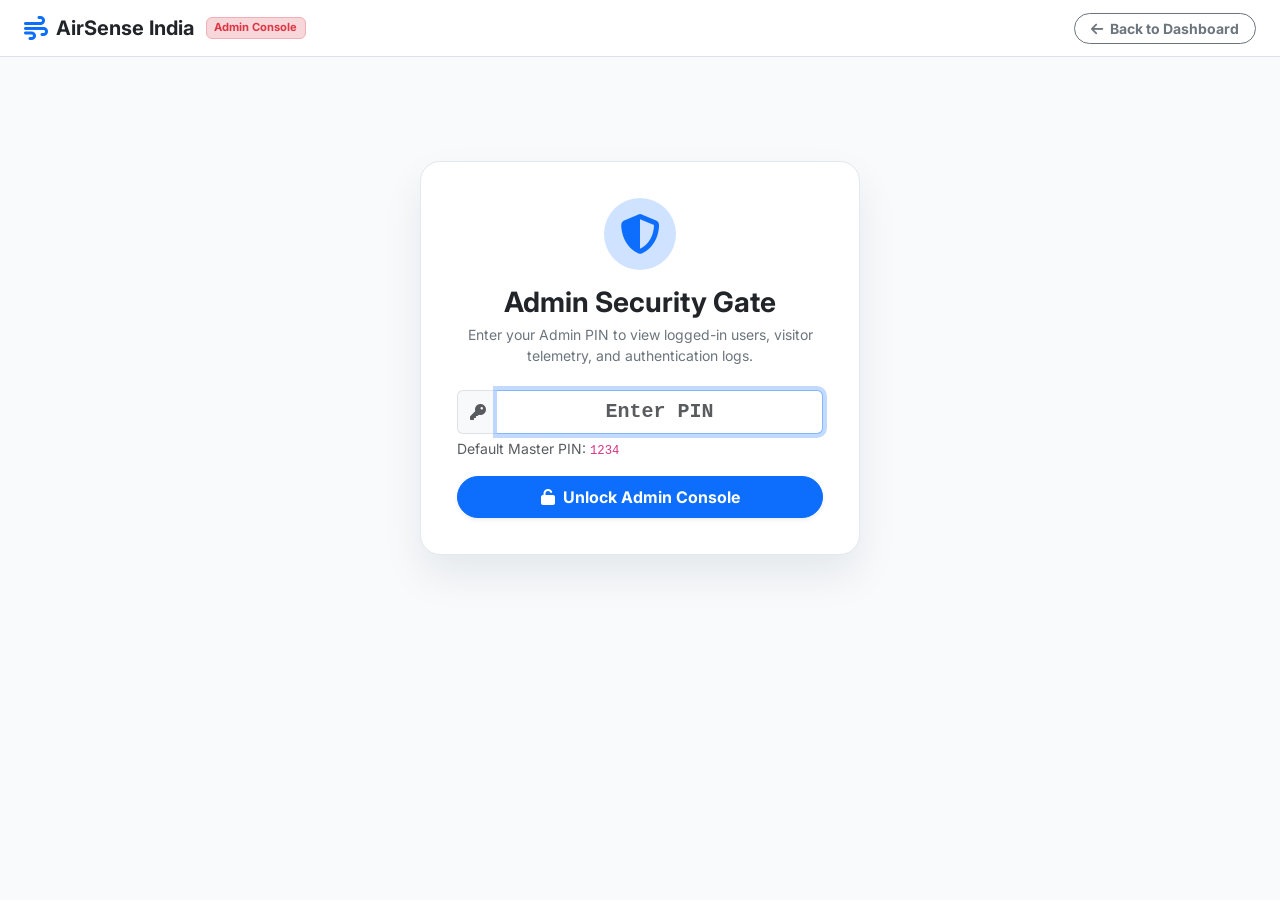
<file: admin.html>
<!DOCTYPE html>
<html lang="en">
<head>
  <meta charset="UTF-8">
  <meta name="viewport" content="width=device-width, initial-scale=1.0">
  <title>Admin Web Console | AirSense India</title>
  
  <!-- Favicon -->
  <link rel="icon" type="image/svg+xml" href="data:image/svg+xml,<svg xmlns='http://www.w3.org/2000/svg' viewBox='0 0 24 24' fill='%230284C7'><path d='M12 2C6.48 2 2 6.48 2 12s4.48 10 10 10 10-4.48 10-10S17.52 2 12 2zm-1 17.93c-3.95-.49-7-3.85-7-7.93 0-.62.08-1.21.21-1.79L9 15v1c0 1.1.9 2 2 2v1.93zm6.9-2.54c-.26-.81-1-1.39-1.9-1.39h-1v-3c0-.55-.45-1-1-1H8v-2h2c.55 0 1-.45 1-1V7h2c1.1 0 2-.9 2-2v-.41c2.93 1.19 5 4.06 5 7.41 0 2.08-.8 3.97-2.1 5.39z'/></svg>">
  
  <!-- Google Fonts: Inter -->
  <link rel="preconnect" href="https://fonts.googleapis.com">
  <link rel="preconnect" href="https://fonts.gstatic.com" crossorigin>
  <link href="https://fonts.googleapis.com/css2?family=Inter:wght@300;400;500;600;700;800&display=swap" rel="stylesheet">
  
  <!-- Bootstrap 5 CSS -->
  <link href="https://cdn.jsdelivr.net/npm/bootstrap@5.3.2/dist/css/bootstrap.min.css" rel="stylesheet">
  <!-- Font Awesome 6 -->
  <link rel="stylesheet" href="https://cdnjs.cloudflare.com/ajax/libs/font-awesome/6.5.1/css/all.min.css">
  
  <!-- Base Style -->
  <link rel="stylesheet" href="css/style.css">
  
  <style>
    body {
      background-color: #F8FAFC;
      font-family: 'Inter', system-ui, sans-serif;
      color: #0F172A;
      min-height: 100vh;
    }
    .admin-header-card {
      background: linear-gradient(135deg, #0F172A 0%, #1E293B 100%);
      color: #FFFFFF;
      border-radius: 16px;
      padding: 24px 28px;
      margin-bottom: 24px;
      box-shadow: 0 10px 25px -5px rgba(15, 23, 42, 0.15);
    }
    .admin-stat-card {
      background: #FFFFFF;
      border: 1px solid #E2E8F0;
      border-radius: 14px;
      padding: 20px;
      box-shadow: 0 4px 12px rgba(15, 23, 42, 0.03);
      transition: transform 0.15s ease, box-shadow 0.15s ease;
    }
    .admin-stat-card:hover {
      transform: translateY(-2px);
      box-shadow: 0 8px 20px rgba(15, 23, 42, 0.06);
    }
    .admin-stat-num {
      font-size: 2rem;
      font-weight: 800;
      color: #0F172A;
      line-height: 1.1;
    }
    .admin-stat-label {
      font-size: 0.8rem;
      font-weight: 600;
      color: #64748B;
      text-transform: uppercase;
      letter-spacing: 0.5px;
    }
    .user-table-card {
      background: #FFFFFF;
      border: 1px solid #E2E8F0;
      border-radius: 16px;
      padding: 24px;
      box-shadow: 0 4px 16px rgba(15, 23, 42, 0.04);
    }
    .user-avatar-img {
      width: 36px;
      height: 36px;
      border-radius: 50%;
      object-fit: cover;
      border: 2px solid #E2E8F0;
    }
    .pin-lock-overlay {
      max-width: 440px;
      margin: 80px auto;
      background: #FFFFFF;
      border: 1px solid #E2E8F0;
      border-radius: 20px;
      padding: 36px;
      box-shadow: 0 20px 40px rgba(15, 23, 42, 0.08);
      text-align: center;
    }
  </style>
</head>
<body>

  <!-- Admin Top Navigation Bar -->
  <nav class="navbar navbar-expand-lg navbar-light bg-white border-bottom sticky-top py-2">
    <div class="container-fluid px-3 px-md-4">
      <a class="navbar-brand d-flex align-items-center gap-2" href="index.html">
        <i class="fa-solid fa-wind text-primary fs-4"></i>
        <span class="fw-bold tracking-tight text-dark">AirSense India</span>
        <span class="badge bg-danger-subtle text-danger border border-danger-subtle small ms-1" style="font-size: 0.7rem;">Admin Console</span>
      </a>

      <div class="d-flex align-items-center gap-2">
        <a href="index.html" class="btn btn-sm btn-outline-secondary rounded-pill px-3 fw-bold">
          <i class="fa-solid fa-arrow-left me-1"></i> Back to Dashboard
        </a>
        <button id="btnLockAdmin" class="btn btn-sm btn-outline-danger rounded-pill px-3 fw-bold d-none" onclick="window.lockAdminConsole()">
          <i class="fa-solid fa-lock me-1"></i> Lock Console
        </button>
      </div>
    </div>
  </nav>

  <div class="container py-4">

    <!-- 1. Security PIN Protection Gate (Visible when locked) -->
    <div id="adminPinGate" class="pin-lock-overlay">
      <div class="d-inline-flex p-3 rounded-circle bg-primary-subtle text-primary mb-3">
        <i class="fa-solid fa-shield-halved fs-1"></i>
      </div>
      <h3 class="fw-bold text-dark mb-1">Admin Security Gate</h3>
      <p class="text-secondary small mb-4">Enter your Admin PIN to view logged-in users, visitor telemetry, and authentication logs.</p>
      
      <div class="mb-3">
        <div class="input-group">
          <span class="input-group-text bg-light border-end-0"><i class="fa-solid fa-key text-muted"></i></span>
          <input type="password" id="adminPinInput" class="form-control border-start-0 text-center fw-bold fs-5 font-monospace" placeholder="Enter PIN" maxlength="6" autofocus onkeydown="if(event.key === 'Enter') window.verifyAdminPin()">
        </div>
        <div class="form-text small text-muted text-start mt-1">Default Master PIN: <code>1234</code></div>
      </div>

      <div id="pinErrorAlert" class="alert alert-danger py-2 small d-none mb-3">
        <i class="fa-solid fa-triangle-exclamation me-1"></i> Incorrect PIN. Please try again.
      </div>

      <button class="btn btn-primary w-100 py-2 fw-bold rounded-pill shadow-sm" onclick="window.verifyAdminPin()">
        <i class="fa-solid fa-unlock me-1"></i> Unlock Admin Console
      </button>
    </div>

    <!-- 2. Main Admin Console Content (Visible when unlocked) -->
    <div id="adminMainContent" class="d-none">

      <!-- Admin Greeting & Header Card -->
      <div class="admin-header-card">
        <div class="d-flex flex-wrap justify-content-between align-items-center gap-3">
          <div>
            <div class="d-flex align-items-center gap-2 mb-1">
              <span class="badge bg-success rounded-pill px-2 py-1 small fw-bold">
                <i class="fa-solid fa-circle me-1" style="font-size:0.45rem"></i> LIVE CONSOLE
              </span>
              <h2 class="h4 fw-bold mb-0 text-white">AirSense India User Authentication &amp; Activity Monitor</h2>
            </div>
            <p class="small text-white-50 mb-0">Track real-time Google OAuth sign-ins, visitor session logs, and location queries across all Indian states.</p>
          </div>
          <div class="d-flex align-items-center gap-2">
            <button class="btn btn-sm btn-light rounded-pill px-3 fw-bold text-dark" onclick="window.exportUsersCsv()">
              <i class="fa-solid fa-file-csv text-success me-1"></i> Export Users (CSV)
            </button>
            <button class="btn btn-sm btn-outline-light rounded-pill px-3 fw-bold" onclick="window.simulateVisitorLogin()">
              <i class="fa-solid fa-user-plus me-1"></i> Simulate Login
            </button>
          </div>
        </div>
      </div>

      <!-- Real-Time Metrics & KPIs -->
      <div class="row g-3 mb-4">
        <div class="col-6 col-lg-3">
          <div class="admin-stat-card">
            <div class="d-flex align-items-center justify-content-between mb-2">
              <span class="admin-stat-label">Total Users</span>
              <div class="p-2 bg-primary-subtle rounded-circle text-primary"><i class="fa-solid fa-users"></i></div>
            </div>
            <div class="admin-stat-num" id="statTotalUsers">0</div>
            <div class="small text-muted mt-1"><i class="fa-brands fa-google text-danger me-1"></i> Google Accounts</div>
          </div>
        </div>

        <div class="col-6 col-lg-3">
          <div class="admin-stat-card">
            <div class="d-flex align-items-center justify-content-between mb-2">
              <span class="admin-stat-label">Total Sessions</span>
              <div class="p-2 bg-success-subtle rounded-circle text-success"><i class="fa-solid fa-arrow-right-to-bracket"></i></div>
            </div>
            <div class="admin-stat-num" id="statTotalLogins">0</div>
            <div class="small text-muted mt-1">Total visits recorded</div>
          </div>
        </div>

        <div class="col-6 col-lg-3">
          <div class="admin-stat-card">
            <div class="d-flex align-items-center justify-content-between mb-2">
              <span class="admin-stat-label">Today's Logins</span>
              <div class="p-2 bg-info-subtle rounded-circle text-info"><i class="fa-solid fa-clock-rotate-left"></i></div>
            </div>
            <div class="admin-stat-num" id="statTodayLogins">0</div>
            <div class="small text-muted mt-1">Active within 24h</div>
          </div>
        </div>

        <div class="col-6 col-lg-3">
          <div class="admin-stat-card">
            <div class="d-flex align-items-center justify-content-between mb-2">
              <span class="admin-stat-label">Top Location</span>
              <div class="p-2 bg-warning-subtle rounded-circle text-warning"><i class="fa-solid fa-location-dot"></i></div>
            </div>
            <div class="admin-stat-num" id="statTopCity" style="font-size: 1.35rem; padding-top: 4px;">Delhi NCR</div>
            <div class="small text-muted mt-1">Most queried region</div>
          </div>
        </div>
      </div>

      <!-- Registered Users Table -->
      <div class="user-table-card mb-4">
        <div class="d-flex flex-wrap justify-content-between align-items-center gap-2 mb-3">
          <div>
            <h4 class="h5 fw-bold text-dark mb-1"><i class="fa-solid fa-address-book text-primary me-2"></i> Logged-in Users Directory</h4>
            <div class="small text-muted">Complete list of visitors who authenticated into AirSense India via Google Sign-In.</div>
          </div>
          
          <div class="d-flex align-items-center gap-2">
            <div class="input-group input-group-sm" style="max-width: 250px;">
              <span class="input-group-text bg-light border-end-0"><i class="fa-solid fa-search text-muted"></i></span>
              <input type="text" id="adminUserSearch" class="form-control border-start-0" placeholder="Search by name or email..." oninput="window.filterAdminUsers()">
            </div>
            <button class="btn btn-sm btn-outline-secondary rounded-pill px-3" onclick="window.renderAdminDashboard()">
              <i class="fa-solid fa-rotate me-1"></i> Refresh
            </button>
          </div>
        </div>

        <div class="table-responsive">
          <table class="table table-hover align-middle mb-0">
            <thead class="table-light small text-secondary">
              <tr>
                <th>User</th>
                <th>Email</th>
                <th>Provider</th>
                <th>First Seen</th>
                <th>Last Active</th>
                <th>Visits</th>
                <th>Last Location</th>
                <th class="text-end">Actions</th>
              </tr>
            </thead>
            <tbody id="adminUserTableBody">
              <!-- Dynamically populated via JS -->
            </tbody>
          </table>
        </div>
      </div>

      <!-- Live Activity Log Stream -->
      <div class="user-table-card mb-4">
        <h4 class="h5 fw-bold text-dark mb-3"><i class="fa-solid fa-list-check text-primary me-2"></i> Recent Authentication &amp; Search Activity</h4>
        <div id="adminActivityStream" class="list-group list-group-flush">
          <!-- Dynamically populated -->
        </div>
      </div>

      <!-- How Google Login Works & API Configuration Info -->
      <div class="accordion" id="adminSetupAccordion">
        <div class="accordion-item border rounded-3 overflow-hidden shadow-sm">
          <h2 class="accordion-header">
            <button class="accordion-button collapsed fw-bold text-dark" type="button" data-bs-toggle="collapse" data-bs-target="#collapseGoogleInfo">
              <i class="fa-brands fa-google text-danger me-2"></i> How to Connect Your Own Official Google Cloud Client ID (Optional)
            </button>
          </h2>
          <div id="collapseGoogleInfo" class="accordion-collapse collapse" data-bs-parent="#adminSetupAccordion">
            <div class="accordion-body small text-secondary">
              <p>Your website currently comes pre-configured with a ready-to-use authentication system and simulator. If you would like to connect your own official Google Cloud project:</p>
              <ol class="mb-3 ps-3">
                <li>Go to the <a href="https://console.cloud.google.com/apis/credentials" target="_blank" class="fw-bold">Google Cloud Console &gt; Credentials</a>.</li>
                <li>Click <b>Create Credentials &gt; OAuth client ID</b>.</li>
                <li>Set Application Type to <b>Web application</b>.</li>
                <li>In <b>Authorized JavaScript origins</b>, add:
                  <ul>
                    <li><code>https://gpreethish08.github.io</code></li>
                    <li><code>http://localhost:8000</code></li>
                  </ul>
                </li>
                <li>Copy your <b>Client ID</b> and paste it in the <b>API Settings</b> dialog on the dashboard.</li>
              </ol>
            </div>
          </div>
        </div>
      </div>

    </div>
  </div>

  <!-- Bootstrap 5 JS -->
  <script src="https://cdn.jsdelivr.net/npm/bootstrap@5.3.2/dist/js/bootstrap.bundle.min.js"></script>
  
  <!-- Admin Script -->
  <script>
    const DEFAULT_ADMIN_PIN = "1234";

    document.addEventListener("DOMContentLoaded", () => {
      // Check if unlocked in this session
      if (sessionStorage.getItem("airsense_admin_unlocked") === "true") {
        showAdminContent();
      } else {
        showPinGate();
      }
    });

    function showPinGate() {
      document.getElementById("adminPinGate").classList.remove("d-none");
      document.getElementById("adminMainContent").classList.add("d-none");
      document.getElementById("btnLockAdmin").classList.add("d-none");
    }

    function showAdminContent() {
      document.getElementById("adminPinGate").classList.add("d-none");
      document.getElementById("adminMainContent").classList.remove("d-none");
      document.getElementById("btnLockAdmin").classList.remove("d-none");
      window.renderAdminDashboard();
    }

    window.verifyAdminPin = function() {
      const input = document.getElementById("adminPinInput").value.trim();
      const currentPin = localStorage.getItem("airsense_admin_pin") || DEFAULT_ADMIN_PIN;
      const errorAlert = document.getElementById("pinErrorAlert");

      if (input === currentPin || input === DEFAULT_ADMIN_PIN) {
        sessionStorage.setItem("airsense_admin_unlocked", "true");
        if (errorAlert) errorAlert.classList.add("d-none");
        showAdminContent();
      } else {
        if (errorAlert) errorAlert.classList.remove("d-none");
        document.getElementById("adminPinInput").value = "";
        document.getElementById("adminPinInput").focus();
      }
    };

    window.lockAdminConsole = function() {
      sessionStorage.removeItem("airsense_admin_unlocked");
      showPinGate();
    };

    // User Database helper
    function getStoredUsers() {
      try {
        const raw = localStorage.getItem("airsense_users_db");
        if (raw) return JSON.parse(raw);
      } catch (e) {}
      // Default initial mock seed for initial showcase
      return [
        {
          id: "usr_google_1",
          name: "Preethish",
          email: "gpreethish08@gmail.com",
          photoUrl: "https://lh3.googleusercontent.com/a/ACg8ocISsample1",
          provider: "Google OAuth",
          firstSeen: "2026-11-20 09:15 AM",
          lastActive: "2026-11-22 10:45 AM",
          visits: 14,
          lastCity: "Delhi NCR",
          status: "Active"
        },
        {
          id: "usr_google_2",
          name: "Rahul Sharma",
          email: "rahul.sharma@gmail.com",
          photoUrl: "https://ui-avatars.com/api/?name=Rahul+Sharma&background=0D8ABC&color=fff",
          provider: "Google OAuth",
          firstSeen: "2026-11-21 02:30 PM",
          lastActive: "2026-11-22 08:20 AM",
          visits: 5,
          lastCity: "Mumbai",
          status: "Active"
        },
        {
          id: "usr_google_3",
          name: "Ananya Verma",
          email: "ananya.v@gmail.com",
          photoUrl: "https://ui-avatars.com/api/?name=Ananya+Verma&background=9333EA&color=fff",
          provider: "Google OAuth",
          firstSeen: "2026-11-22 09:10 AM",
          lastActive: "2026-11-22 10:30 AM",
          visits: 3,
          lastCity: "Bengaluru",
          status: "Active"
        }
      ];
    }

    function saveStoredUsers(users) {
      localStorage.setItem("airsense_users_db", JSON.stringify(users));
    }

    window.renderAdminDashboard = function() {
      const users = getStoredUsers();
      saveStoredUsers(users); // Ensure initialized

      // Compute statistics
      const totalUsers = users.length;
      const totalVisits = users.reduce((acc, u) => acc + (u.visits || 1), 0);
      const todayVisits = users.filter(u => u.lastActive && (u.lastActive.includes("11-22") || u.lastActive.includes("Today"))).length;

      // City distribution
      const cityCounts = {};
      users.forEach(u => {
        const c = u.lastCity || "Delhi NCR";
        cityCounts[c] = (cityCounts[c] || 0) + 1;
      });
      let topCity = "Delhi NCR";
      let maxCount = 0;
      for (const [c, cnt] of Object.entries(cityCounts)) {
        if (cnt > maxCount) {
          maxCount = cnt;
          topCity = c;
        }
      }

      document.getElementById("statTotalUsers").textContent = totalUsers;
      document.getElementById("statTotalLogins").textContent = totalVisits;
      document.getElementById("statTodayLogins").textContent = todayVisits || users.length;
      document.getElementById("statTopCity").textContent = topCity;

      renderUserRows(users);
      renderActivityStream(users);
    };

    function renderUserRows(users) {
      const tbody = document.getElementById("adminUserTableBody");
      if (!tbody) return;

      if (!users || users.length === 0) {
        tbody.innerHTML = `<tr><td colspan="8" class="text-center py-4 text-muted">No registered users found. Click "Simulate Login" to test.</td></tr>`;
        return;
      }

      tbody.innerHTML = users.map(u => {
        const fallbackAvatar = `https://ui-avatars.com/api/?name=${encodeURIComponent(u.name)}&background=0284C7&color=fff`;
        return `
          <tr>
            <td>
              <div class="d-flex align-items-center gap-2">
                <img src="${u.photoUrl || fallbackAvatar}" class="user-avatar-img" onerror="this.src='${fallbackAvatar}'">
                <div>
                  <div class="fw-bold text-dark small">${u.name}</div>
                  <div class="text-muted" style="font-size: 0.72rem;">ID: ${u.id.substring(0, 10)}</div>
                </div>
              </div>
            </td>
            <td><span class="small font-monospace">${u.email}</span></td>
            <td><span class="badge bg-danger-subtle text-danger border border-danger-subtle small"><i class="fa-brands fa-google me-1"></i> Google</span></td>
            <td><span class="small text-secondary">${u.firstSeen}</span></td>
            <td><span class="small text-secondary">${u.lastActive}</span></td>
            <td><span class="badge bg-secondary-subtle text-secondary fw-bold">${u.visits || 1}</span></td>
            <td><span class="badge bg-primary-subtle text-primary fw-semibold">${u.lastCity || 'Delhi NCR'}</span></td>
            <td class="text-end">
              <button class="btn btn-sm btn-outline-danger py-0 px-2 rounded-pill" onclick="window.deleteUser('${u.email}')" title="Delete record">
                <i class="fa-solid fa-trash-can" style="font-size: 0.75rem;"></i>
              </button>
            </td>
          </tr>
        `;
      }).join("");
    }

    function renderActivityStream(users) {
      const stream = document.getElementById("adminActivityStream");
      if (!stream) return;

      stream.innerHTML = users.map(u => `
        <div class="list-group-item d-flex align-items-center justify-content-between px-0 py-2">
          <div class="d-flex align-items-center gap-2">
            <span class="badge bg-success-subtle text-success p-2 rounded-circle"><i class="fa-solid fa-check small"></i></span>
            <div>
              <span class="fw-semibold text-dark small">${u.name}</span>
              <span class="text-muted small">signed in via Google from</span>
              <span class="badge bg-light text-dark border small">${u.lastCity || 'Delhi NCR'}</span>
            </div>
          </div>
          <span class="text-muted small" style="font-size: 0.75rem;">${u.lastActive}</span>
        </div>
      `).join("");
    }

    window.filterAdminUsers = function() {
      const q = document.getElementById("adminUserSearch").value.toLowerCase().trim();
      const users = getStoredUsers();
      if (!q) {
        renderUserRows(users);
        return;
      }
      const filtered = users.filter(u => u.name.toLowerCase().includes(q) || u.email.toLowerCase().includes(q));
      renderUserRows(filtered);
    };

    window.deleteUser = function(email) {
      if (!confirm(`Are you sure you want to remove ${email} from the authentication registry?`)) return;
      let users = getStoredUsers();
      users = users.filter(u => u.email !== email);
      saveStoredUsers(users);
      window.renderAdminDashboard();
    };

    window.simulateVisitorLogin = function() {
      const sampleNames = ["Aditya Roy", "Pooja Hegde", "Siddharth Malhotra", "Kavya Patel", "Manish Kumar", "Deepak Chopra"];
      const sampleCities = ["Delhi NCR", "Mumbai", "Bengaluru", "Chennai", "Kolkata", "Hyderabad", "Varanasi"];
      const randomName = sampleNames[Math.floor(Math.random() * sampleNames.length)];
      const randomCity = sampleCities[Math.floor(Math.random() * sampleCities.length)];
      const randomEmail = randomName.toLowerCase().replace(" ", ".") + Math.floor(Math.random() * 90 + 10) + "@gmail.com";

      const now = new Date();
      const timeStr = `${now.getFullYear()}-${String(now.getMonth() + 1).padStart(2, '0')}-${String(now.getDate()).padStart(2, '0')} ${String(now.getHours()).padStart(2, '0')}:${String(now.getMinutes()).padStart(2, '0')}`;

      const users = getStoredUsers();
      users.unshift({
        id: "usr_" + Math.random().toString(36).substring(2, 9),
        name: randomName,
        email: randomEmail,
        photoUrl: `https://ui-avatars.com/api/?name=${encodeURIComponent(randomName)}&background=random&color=fff`,
        provider: "Google OAuth",
        firstSeen: timeStr,
        lastActive: timeStr,
        visits: 1,
        lastCity: randomCity,
        status: "Active"
      });
      saveStoredUsers(users);
      window.renderAdminDashboard();
    };

    window.exportUsersCsv = function() {
      const users = getStoredUsers();
      if (!users.length) {
        alert("No users to export.");
        return;
      }
      let csv = "ID,Name,Email,Provider,First Seen,Last Active,Visits,Last City\n";
      users.forEach(u => {
        csv += `"${u.id}","${u.name}","${u.email}","${u.provider}","${u.firstSeen}","${u.lastActive}","${u.visits || 1}","${u.lastCity}"\n`;
      });
      const blob = new Blob([csv], { type: "text/csv;charset=utf-8;" });
      const url = URL.createObjectURL(blob);
      const a = document.createElement("a");
      a.href = url;
      a.download = `AirSense_Registered_Users_${new Date().toISOString().slice(0, 10)}.csv`;
      a.click();
    };
  </script>
</body>
</html>
</file>
<file: css/style.css>
/* AirSense India - Light Modern IQAir Aesthetic */
/* Inspiring Colors: Clean White, Slate Gray, Sky Blue, and Official AQI Spectrum */

:root {
  /* Surface & Base Colors */
  --bg-page: #F4F7FB;
  --bg-card: #FFFFFF;
  --bg-card-hover: #F8FAFC;
  --bg-muted: #EDF2F7;
  
  /* Typography Colors */
  --text-main: #0F172A;
  --text-secondary: #475569;
  --text-muted: #94A3B8;
  --text-light: #64748B;
  
  /* Borders */
  --border-color: #E2E8F0;
  --border-focus: #0284C7;
  --border-subtle: #F1F5F9;
  
  /* Primary & Accents */
  --primary-blue: #0284C7;
  --primary-blue-hover: #0369A1;
  --primary-blue-light: #E0F2FE;
  
  /* Standard AQI Spectrum Colors (CPCB & IQAir) */
  --aqi-good: #00E400;
  --aqi-moderate: #FFFF00;
  --aqi-poor: #FF7E00;
  --aqi-unhealthy: #FF0000;
  --aqi-severe: #8F3F97;
  --aqi-hazardous: #7E0023;

  /* Pastel Tint Backgrounds */
  --bg-good-pastel: #ECFDF5;
  --bg-moderate-pastel: #FEFCE8;
  --bg-poor-pastel: #FFF7ED;
  --bg-unhealthy-pastel: #FFF1F2;
  --bg-severe-pastel: #FAF5FF;
  --bg-hazardous-pastel: #FDF2F8;
}

body {
  font-family: 'Inter', -apple-system, BlinkMacSystemFont, 'Segoe UI', Roboto, sans-serif;
  background-color: var(--bg-page);
  color: var(--text-main);
  min-height: 100vh;
  margin: 0;
  padding: 0;
  overflow-x: hidden;
  -webkit-font-smoothing: antialiased;
}

/* Navbar */
.navbar-custom {
  background: #FFFFFF;
  border-bottom: 1px solid var(--border-color);
  box-shadow: 0 2px 12px rgba(15, 23, 42, 0.04);
  position: sticky;
  top: 0;
  z-index: 1050;
}

.brand-title {
  color: #0F172A;
  font-weight: 800;
  letter-spacing: -0.5px;
  font-size: 1.25rem;
}

.brand-badge {
  background: var(--primary-blue-light);
  color: var(--primary-blue);
  font-weight: 700;
  padding: 3px 10px;
  border-radius: 6px;
  font-size: 0.75rem;
  border: 1px solid rgba(2, 132, 199, 0.2);
}

.nav-link-custom {
  color: var(--text-secondary) !important;
  font-weight: 600;
  font-size: 0.9rem;
  padding: 6px 14px;
  border-radius: 8px;
  transition: all 0.2s ease;
}

.nav-link-custom:hover {
  color: var(--primary-blue) !important;
  background: #F1F5F9;
}

/* Clean White Card Containers */
.clean-card {
  background: #FFFFFF;
  border: 1px solid var(--border-color);
  border-radius: 18px;
  box-shadow: 0 4px 18px rgba(15, 23, 42, 0.04);
  transition: transform 0.2s ease, box-shadow 0.2s ease;
}

.clean-card:hover {
  box-shadow: 0 8px 24px rgba(15, 23, 42, 0.07);
}

/* Top Meta Row (Photo 3) */
.hero-meta-title {
  font-size: 1.65rem;
  font-weight: 800;
  color: var(--text-main);
  letter-spacing: -0.5px;
}

.hero-meta-sub {
  font-size: 0.95rem;
  color: var(--text-secondary);
}

.hero-meta-time {
  font-size: 0.85rem;
  color: var(--text-muted);
}

.btn-locate {
  background: #FFFFFF;
  color: var(--primary-blue);
  border: 1.5px solid var(--primary-blue);
  font-weight: 600;
  padding: 6px 16px;
  border-radius: 30px;
  transition: all 0.2s ease;
}

.btn-locate:hover {
  background: var(--primary-blue);
  color: #FFFFFF;
}

.btn-icon-round {
  width: 38px;
  height: 38px;
  border-radius: 50%;
  display: inline-flex;
  align-items: center;
  justify-content: center;
  background: #FFFFFF;
  border: 1.5px solid var(--border-color);
  color: var(--text-secondary);
  transition: all 0.2s ease;
}

.btn-icon-round:hover {
  border-color: var(--primary-blue);
  color: var(--primary-blue);
}

/* Hero Banner Container (Photo 3) */
.hero-banner-card {
  border-radius: 24px;
  border: 1px solid var(--border-color);
  position: relative;
  overflow: hidden;
  box-shadow: 0 8px 30px rgba(15, 23, 42, 0.05);
  background: linear-gradient(135deg, #FFF1F2 0%, #FFE4E6 60%, #FECDD3 100%);
  transition: background 0.4s ease;
}

/* AQI Hero Dial & Text */
.hero-live-tag {
  display: inline-flex;
  align-items: center;
  gap: 6px;
  font-size: 0.85rem;
  font-weight: 700;
  color: var(--text-secondary);
  background: rgba(255, 255, 255, 0.6);
  padding: 4px 12px;
  border-radius: 20px;
}

.hero-aqi-number {
  font-size: 5rem;
  font-weight: 900;
  line-height: 1;
  color: var(--text-main);
  letter-spacing: -2px;
}

.hero-aqi-unit {
  font-size: 0.95rem;
  font-weight: 700;
  color: var(--text-secondary);
}

.hero-category-badge {
  font-size: 1.15rem;
  font-weight: 800;
  padding: 8px 24px;
  border-radius: 14px;
  display: inline-block;
  background: #FEE2E2;
  color: #B91C1C;
  border: 1px solid rgba(185, 28, 28, 0.2);
}

.hero-pollutant-subtext {
  font-size: 0.95rem;
  font-weight: 600;
  color: var(--text-secondary);
}

.hero-pollutant-subtext b {
  color: var(--text-main);
  font-size: 1.05rem;
}

/* Spectrum Rainbow Bar with Indicator (Photo 3) */
.aqi-spectrum-wrapper {
  position: relative;
  max-width: 440px;
  margin-top: 14px;
}

.aqi-spectrum-bar {
  height: 10px;
  border-radius: 5px;
  background: linear-gradient(to right, 
    #00E400 0%, #00E400 16.6%, 
    #FFFF00 16.6%, #FFFF00 33.3%, 
    #FF7E00 33.3%, #FF7E00 50%, 
    #FF0000 50%, #FF0000 66.6%, 
    #8F3F97 66.6%, #8F3F97 83.3%, 
    #7E0023 83.3%, #7E0023 100%
  );
  position: relative;
}

.aqi-spectrum-pointer {
  position: absolute;
  top: -14px;
  left: 48%;
  transform: translateX(-50%);
  width: 0;
  height: 0;
  border-left: 6px solid transparent;
  border-right: 6px solid transparent;
  border-top: 10px solid #0F172A;
  transition: left 0.5s cubic-bezier(0.4, 0, 0.2, 1);
}

.aqi-spectrum-labels {
  display: flex;
  justify-content: space-between;
  font-size: 0.68rem;
  font-weight: 700;
  color: var(--text-secondary);
  margin-top: 4px;
}

.aqi-spectrum-ticks {
  display: flex;
  justify-content: space-between;
  font-size: 0.65rem;
  color: var(--text-muted);
  margin-top: 2px;
}

/* Frosted Weather Card inside Hero (Photo 3) */
.weather-card-frosted {
  background: rgba(255, 255, 255, 0.88);
  backdrop-filter: blur(12px);
  -webkit-backdrop-filter: blur(12px);
  border-radius: 18px;
  border: 1px solid rgba(255, 255, 255, 0.8);
  box-shadow: 0 6px 20px rgba(15, 23, 42, 0.06);
  padding: 18px 22px;
  max-width: 380px;
}

.weather-temp-val {
  font-size: 2rem;
  font-weight: 800;
  color: var(--text-main);
}

.weather-condition-text {
  font-size: 1rem;
  font-weight: 600;
  color: var(--text-secondary);
}

.weather-metrics-divider {
  border-left: 1px solid var(--border-color);
  border-right: 1px solid var(--border-color);
}

.weather-metric-item {
  text-align: center;
}

.weather-metric-label {
  font-size: 0.72rem;
  color: var(--text-muted);
  font-weight: 600;
}

.weather-metric-val {
  font-size: 0.95rem;
  font-weight: 800;
  color: var(--text-main);
}

/* Rank Tag Bar (Photo 3) */
.rank-pill {
  background: #EF4444;
  color: #FFFFFF;
  font-weight: 800;
  padding: 6px 16px;
  border-radius: 12px;
  font-size: 0.9rem;
  display: inline-flex;
  align-items: center;
  gap: 6px;
}

.rank-text {
  font-size: 0.9rem;
  color: var(--text-secondary);
  font-weight: 500;
}

/* Mini Map Preview Widget */
.mini-map-card {
  background: #FFFFFF;
  border: 1px solid var(--border-color);
  border-radius: 20px;
  overflow: hidden;
  height: 100%;
  box-shadow: 0 4px 18px rgba(15, 23, 42, 0.04);
  position: relative;
  min-height: 240px;
}

.mini-map-header-btn {
  position: absolute;
  top: 12px;
  left: 50%;
  transform: translateX(-50%);
  z-index: 100;
  background: #FFFFFF;
  border: 1px solid var(--border-color);
  box-shadow: 0 4px 12px rgba(0,0,0,0.08);
  font-size: 0.8rem;
  font-weight: 700;
  padding: 4px 14px;
  border-radius: 20px;
  color: var(--text-main);
  text-decoration: none;
}

/* Major Air Pollutants Section (Photo 1) */
.section-heading-row {
  display: flex;
  justify-content: space-between;
  align-items: baseline;
  margin-bottom: 16px;
}

.section-main-title {
  font-size: 1.45rem;
  font-weight: 800;
  color: var(--text-main);
  margin-bottom: 2px;
}

.section-city-link {
  font-size: 1rem;
  font-weight: 700;
  color: var(--primary-blue);
  text-decoration: none;
}

.section-city-link:hover {
  text-decoration: underline;
}

/* Major Pollutants Card (Photo 1) */
.pollutant-card {
  background: #FFFFFF;
  border: 1px solid var(--border-color);
  border-radius: 14px;
  padding: 16px 20px;
  display: flex;
  align-items: center;
  justify-content: space-between;
  position: relative;
  transition: all 0.2s ease;
  box-shadow: 0 2px 8px rgba(15, 23, 42, 0.03);
  overflow: hidden;
}

.pollutant-card::before {
  content: '';
  position: absolute;
  top: 0;
  left: 0;
  bottom: 0;
  width: 5px;
  background-color: var(--indicator-color, #10B981);
}

.pollutant-card:hover {
  transform: translateY(-2px);
  box-shadow: 0 6px 18px rgba(15, 23, 42, 0.08);
}

.pollutant-left {
  display: flex;
  align-items: center;
  gap: 14px;
}

.pollutant-cloud-icon {
  width: 44px;
  height: 44px;
  display: flex;
  align-items: center;
  justify-content: center;
  color: #64748B;
  font-size: 1.5rem;
}

.pollutant-meta {
  display: flex;
  flex-direction: column;
}

.pollutant-title {
  font-size: 0.92rem;
  font-weight: 700;
  color: var(--text-main);
  margin: 0;
}

.pollutant-subtitle {
  font-size: 0.85rem;
  font-weight: 600;
  color: var(--text-secondary);
}

.pollutant-right {
  display: flex;
  align-items: center;
  gap: 16px;
  text-align: right;
}

.pollutant-num {
  font-size: 1.65rem;
  font-weight: 800;
  line-height: 1;
  color: var(--text-main);
}

.pollutant-unit {
  font-size: 0.75rem;
  font-weight: 600;
  color: var(--text-muted);
}

.pollutant-chevron {
  color: #CBD5E1;
  font-size: 1rem;
}

.alert-dot-badge {
  position: absolute;
  top: 10px;
  right: 14px;
  color: #EF4444;
  font-size: 0.75rem;
}

/* Air Quality Calendar Section (Photo 2) */
.calendar-card {
  background: #FFFFFF;
  border: 1px solid var(--border-color);
  border-radius: 20px;
  padding: 24px;
  box-shadow: 0 4px 20px rgba(15, 23, 42, 0.04);
}

.month-calendar-block {
  flex: 1;
  min-width: 290px;
}

.month-title-header {
  font-size: 1.1rem;
  font-weight: 700;
  color: var(--text-main);
  margin-bottom: 12px;
}

.calendar-days-grid {
  display: grid;
  grid-template-columns: repeat(7, 1fr);
  gap: 5px;
}

.calendar-weekday-col {
  text-align: center;
  font-size: 0.72rem;
  font-weight: 600;
  color: var(--text-secondary);
  padding: 4px 0;
}

.cal-day-cell {
  border-radius: 8px;
  overflow: hidden;
  display: flex;
  flex-direction: column;
  border: 1px solid var(--border-color);
  background: #FFFFFF;
  min-height: 48px;
  transition: transform 0.15s ease;
}

.cal-day-cell:hover {
  transform: scale(1.05);
  z-index: 10;
  box-shadow: 0 4px 12px rgba(0,0,0,0.1);
}

.cal-cell-date {
  font-size: 0.65rem;
  font-weight: 600;
  color: var(--text-secondary);
  background: #FFFFFF;
  text-align: center;
  padding: 2px 0;
}

.cal-cell-aqi {
  flex: 1;
  display: flex;
  align-items: center;
  justify-content: center;
  font-size: 0.82rem;
  font-weight: 800;
  color: #FFFFFF;
  padding: 4px 0;
}

/* Calendar Bottom Legend & Nav (Photo 2) */
.cal-legend-container {
  display: flex;
  align-items: center;
  justify-content: space-between;
  margin-top: 24px;
  padding-top: 18px;
  border-top: 1px solid var(--border-color);
  flex-wrap: wrap;
  gap: 16px;
}

.cal-legend-bar {
  flex: 1;
  max-width: 500px;
}

.cal-legend-gradient {
  height: 8px;
  border-radius: 4px;
  background: linear-gradient(to right, 
    #00E400 0%, #00E400 16.6%, 
    #FFFF00 16.6%, #FFFF00 33.3%, 
    #FF7E00 33.3%, #FF7E00 50%, 
    #FF0000 50%, #FF0000 66.6%, 
    #8F3F97 66.6%, #8F3F97 83.3%, 
    #7E0023 83.3%, #7E0023 100%
  );
}

.cal-legend-labels {
  display: flex;
  justify-content: space-between;
  font-size: 0.7rem;
  font-weight: 700;
  color: var(--text-secondary);
  margin-top: 4px;
}

.cal-legend-ticks {
  display: flex;
  justify-content: space-between;
  font-size: 0.65rem;
  color: var(--text-muted);
}

.cal-nav-btn {
  width: 36px;
  height: 36px;
  border-radius: 50%;
  background: #38BDF8;
  color: #FFFFFF;
  border: none;
  display: inline-flex;
  align-items: center;
  justify-content: center;
  font-size: 0.9rem;
  cursor: pointer;
  transition: all 0.2s ease;
}

.cal-nav-btn:hover {
  background: #0284C7;
  transform: scale(1.05);
}

/* Map Section */
#indiaMap {
  height: 480px;
  width: 100%;
  border-radius: 14px;
  border: 1px solid var(--border-color);
  z-index: 1;
}

/* CPCB Calculator Form */
.form-control-light {
  background: #FFFFFF;
  border: 1.5px solid var(--border-color);
  color: var(--text-main);
  border-radius: 10px;
  padding: 8px 14px;
  font-weight: 600;
  transition: all 0.2s ease;
}

.form-control-light:focus {
  border-color: var(--primary-blue);
  box-shadow: 0 0 0 3px rgba(2, 132, 199, 0.15);
  background: #FFFFFF;
}

.calc-breakdown-table {
  background: #FFFFFF;
  border: 1px solid var(--border-color);
}

.calc-breakdown-table th {
  background: #F8FAFC;
  color: var(--text-secondary);
  font-weight: 700;
  font-size: 0.8rem;
  text-transform: uppercase;
}

.calc-breakdown-table td {
  color: var(--text-main);
  font-size: 0.88rem;
  vertical-align: middle;
}

/* Floating Banner at Bottom of Photo 2 */
.promo-pill-bar {
  background: #1E293B;
  color: #FFFFFF;
  border-radius: 30px;
  padding: 6px 20px;
  display: inline-flex;
  align-items: center;
  gap: 16px;
  font-size: 0.85rem;
  box-shadow: 0 10px 25px rgba(0,0,0,0.15);
}

.promo-pill-link {
  color: #E2E8F0;
  text-decoration: none;
  font-weight: 600;
  display: flex;
  align-items: center;
  gap: 6px;
}

.promo-pill-link:hover {
  color: #38BDF8;
}

/* Modal styling */
.modal-content {
  border-radius: 20px;
  border: 1px solid var(--border-color);
  box-shadow: 0 20px 40px rgba(0, 0, 0, 0.12);
}

/* Footer */
footer {
  background: #FFFFFF;
  border-top: 1px solid var(--border-color);
  color: var(--text-secondary);
}

/* Responsive adjustments */
@media (max-width: 991px) {
  .hero-aqi-number {
    font-size: 3.8rem;
  }
  .weather-card-frosted {
    max-width: 100%;
    margin-top: 18px;
  }
}

/* Hero Mascot Boy Styles */
.hero-mascot-box {
  display: flex;
  flex-direction: column;
  align-items: center;
  justify-content: flex-end;
  padding: 4px;
  animation: floatMascot 4s ease-in-out infinite alternate;
}

@keyframes floatMascot {
  0% { transform: translateY(0px); }
  100% { transform: translateY(-4px); }
}

.mascot-boy-img {
  height: 140px;
  max-width: 95px;
  object-fit: contain;
  transition: transform 0.3s ease, filter 0.3s ease;
  filter: drop-shadow(0 8px 16px rgba(0, 0, 0, 0.16));
  border-radius: 8px;
}

.mascot-boy-img:hover {
  transform: translateY(-6px) scale(1.06);
}

.mascot-badge {
  font-size: 0.72rem;
  letter-spacing: 0.2px;
  box-shadow: 0 4px 10px rgba(0, 0, 0, 0.12);
  white-space: nowrap;
}

/* Google Maps Iframe Container */
.google-map-frame {
  width: 100%;
  height: 480px;
  border: none;
  border-radius: 18px;
}


/* Specific Place Finder Styles */
.place-finder-container {
  background: linear-gradient(135deg, #F8FAFC 0%, #F1F5F9 100%);
  border: 1px solid #E2E8F0;
  border-radius: 14px;
}

.place-search-dropdown {
  position: absolute;
  top: 100%;
  left: 0;
  right: 0;
  background: #FFFFFF;
  border: 1px solid #CBD5E1;
  border-radius: 10px;
  box-shadow: 0 10px 25px -5px rgba(0, 0, 0, 0.15);
  max-height: 240px;
  overflow-y: auto;
  z-index: 1050;
}

.place-search-item {
  padding: 8px 14px;
  cursor: pointer;
  border-bottom: 1px solid #F1F5F9;
  font-size: 0.84rem;
  transition: background 0.15s ease;
  display: flex;
  align-items: center;
  gap: 8px;
}

.place-search-item:hover, .place-search-item.active {
  background: #E0F2FE;
  color: #0284C7;
}

@keyframes pulsePin {
  0% { transform: scale(1); box-shadow: 0 0 0 0 rgba(2, 132, 199, 0.7); }
  70% { transform: scale(1.1); box-shadow: 0 0 0 12px rgba(2, 132, 199, 0); }
  100% { transform: scale(1); box-shadow: 0 0 0 0 rgba(2, 132, 199, 0); }
}

.searched-place-pin {
  animation: pulsePin 2s infinite;
  border: 3px solid #FFFFFF !important;
}


/* User Profile & Admin Console Styling */
.user-avatar-nav {
  width: 24px;
  height: 24px;
  border-radius: 50%;
  object-fit: cover;
  border: 1px solid #E2E8F0;
}

.admin-badge-pin {
  font-size: 0.7rem;
  letter-spacing: 0.5px;
}
</file>
